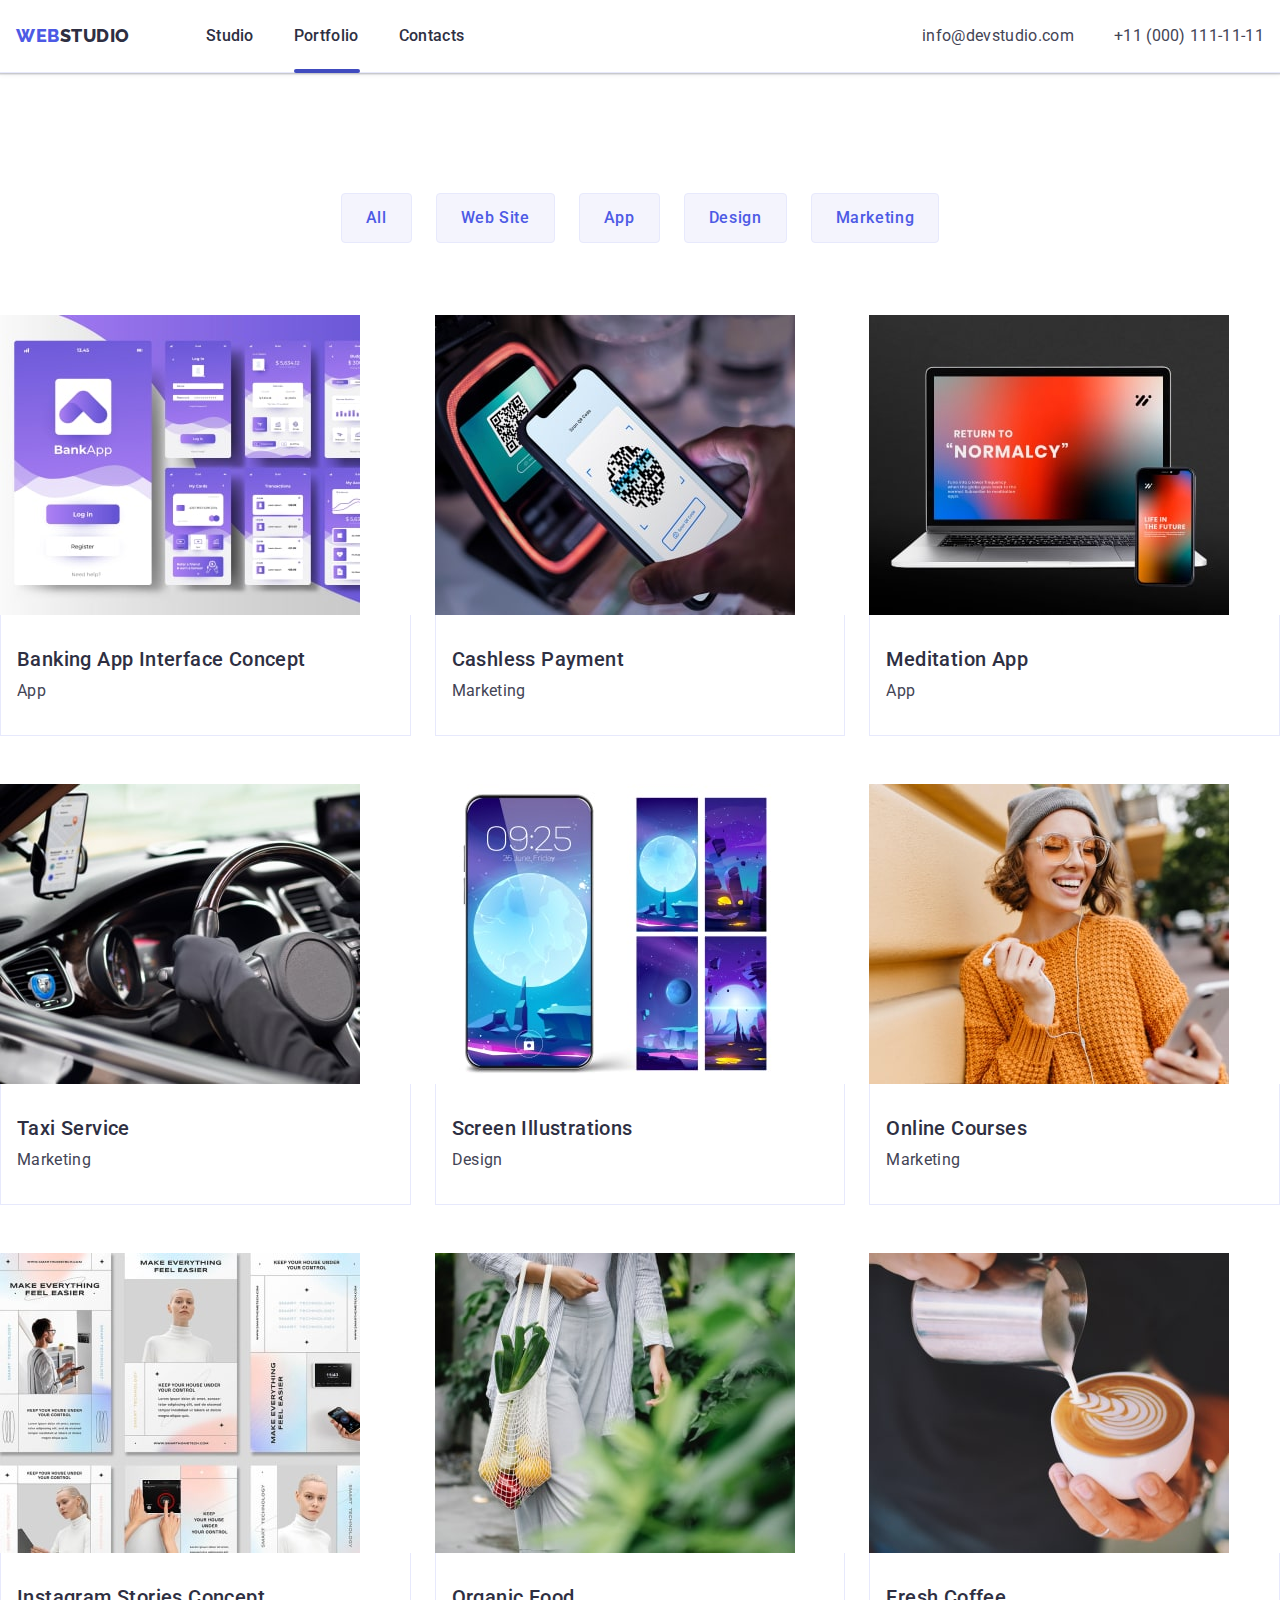
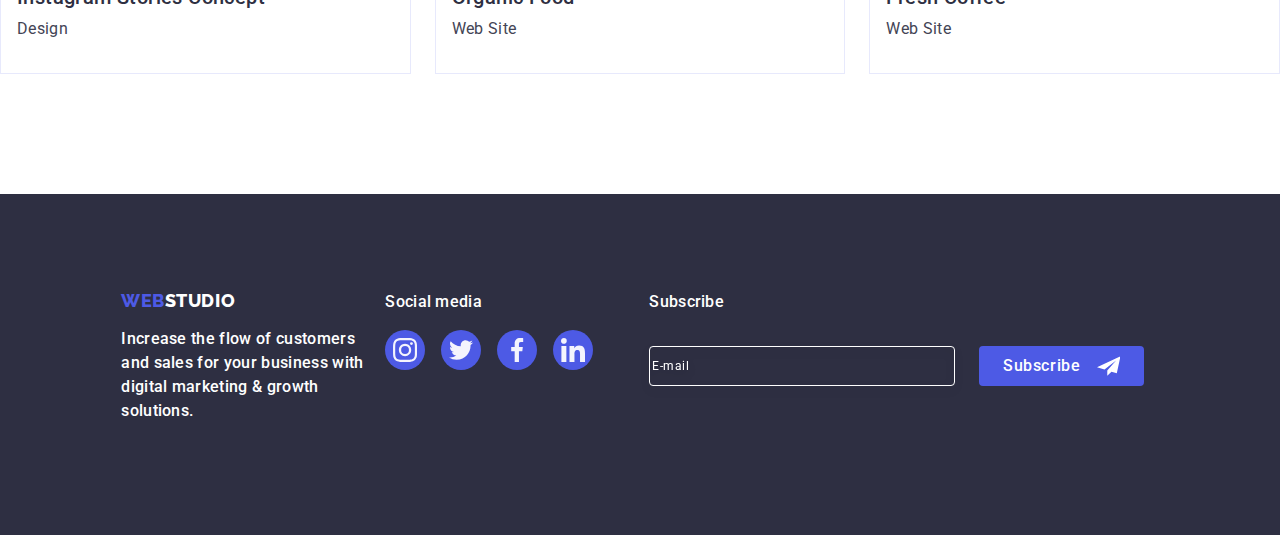
<file: portfolio.html>
<!DOCTYPE html>
<html lang="en">

<head>

    <meta charset="UTF-8">
    <meta name="viewport" content="width=device-width, initial-scale=1.0">
    <link rel="preconnect" href="https://fonts.googleapis.com">
    <link rel="preconnect" href="https://fonts.googleapis.com">
    <link rel="preconnect" href="https://fonts.gstatic.com" crossorigin>
    <link rel="preconnect" href="https://fonts.googleapis.com">
    <link rel="preconnect" href="https://fonts.gstatic.com" crossorigin>
    <link
        href="https://fonts.googleapis.com/css2?family=Montserrat:wght@400;700&family=Raleway:wght@800&family=Roboto:wght@400;500;700;900&display=swap"
        rel="stylesheet">
    <link href="https://cdnjs.cloudflare.com/ajax/libs/modern-normalize/2.0.0/modern-normalize.min.css"
        rel="stylesheet">
    <link rel="stylesheet" href="./css/styles.css">
    <title>Poportfolio</title>

</head>

<body>
    <header class="up_menu">
        <div class="container">
            <!-- Logo,Navigation,Contact -->
            <!-- Navigation -->
            <nav class="naw_panel">
                <a href="./index.html" class="text-logo link">Web<span class="text-logo-studio">Studio</span></a>
                <ul class="list ul_fast">
                    <li><a href="./index.html" class="navigationpanel link">Studio</a></li>
                    <li><a href="./portfolio.html" class="navigationpanel link portfolio_menu_buton">Portfolio</a></li>
                    <li><a href="" class="navigationpanel link">Contacts</a></li>
                </ul>
            </nav>

            <address class="styless-address">
                <ul class="list ul_contact">
                    <li><a href="mailto:info@devstudio.com" class="contact-date link">info@devstudio.com</a></li>
                    <li><a href="tel:+110001111111" class="contact-date link">+11 (000) 111-11-11</a></li>
                </ul>
            </address>

        </div>
    </header>
    <main>
        <section class="button_filter">
            <div class="container">
                <h1 class="h1-portfolio visually_hidden">Product of: <span class="text-logo">Web</span><span
                        class="text-logo-studio">Studio</span></h1>
                <ul class="list ul_button_filter">
                    <li><button type="button" class="boton_tail ">All</button></li>
                    <li><button type="button" class="boton_tail ">Web Site</button></li>
                    <li><button type="button" class="boton_tail ">App</button></li>
                    <li><button type="button" class="boton_tail ">Design</button></li>
                    <li><button type="button" class="boton_tail ">Marketing</button></li>
                </ul>
                <!-- Row 1 -->
                <ul class="list list_ul_li_prodact">
                    <li class="list_li_prodact">
                        <a class="link a_row" tabindex="0">
                            <div class="img_portfolio_div">
                            <img src="./images/portfolio/row11.jpg" alt="Banking App Interface Concept Image" 
                                width="360" height="300">
                                <p class="p_in_img_portfolio_div">
                                    14 Stylish and User-Friendly App Design Concepts · Task Manager App · Calorie Tracker App · Exotic Fruit Ecommerce App · Cloud Storage App
                                </p>
                            </div>
                            <div class="prodact_txt">
                                <h2 class="company-codexs-h">Banking App Interface Concept</h2>
                                <p class="strategi-description">App</p>
                            </div>
                        </a>

                    </li>
                    <li class="list_li_prodact">
                        <a class="link a_row" tabindex="0">
                            <div class="img_portfolio_div">
                            <img src="./images/portfolio/row12.jpg" alt="Cashless Payment Image" width="360"
                                height="300">
                                <p class="p_in_img_portfolio_div">
                                    14 Stylish and User-Friendly App Design Concepts · Task Manager App · Calorie Tracker App · Exotic Fruit Ecommerce App · Cloud Storage App
                                </p>
                            </div>    
                            <div class="prodact_txt">
                                <h2 class="company-codexs-h">Cashless Payment</h2>
                                <p class="strategi-description">Marketing</p>
                            </div>
                        </a>
                    </li>
                    <li class="list_li_prodact">
                        <a class="link a_row" tabindex="0">
                            <div class="img_portfolio_div">
                                <img src="./images/portfolio/row13.jpg" alt="Meditation App Image" width="360"
                                height="300">
                                <p class="p_in_img_portfolio_div">
                                    14 Stylish and User-Friendly App Design Concepts · Task Manager App · Calorie Tracker App · Exotic Fruit Ecommerce App · Cloud Storage App
                                </p>
                            </div>
                            <div class="prodact_txt">
                                <h2 class="company-codexs-h">Meditation App</h2>
                                <p class="strategi-description">App</p>
                            </div>
                        </a>
                    </li>
                    <li class="list_li_prodact">
                        <a class="link a_row" tabindex="0">
                            <div class="img_portfolio_div">
                                <img src="./images/portfolio/row21.jpg" alt="Taxi Service Image" width="360"
                                height="300">
                                <p class="p_in_img_portfolio_div">
                                    14 Stylish and User-Friendly App Design Concepts · Task Manager App · Calorie Tracker App · Exotic Fruit Ecommerce App · Cloud Storage App
                                </p>
                            </div>
                            <div class="prodact_txt">
                                <h2 class="company-codexs-h">Taxi Service</h2>
                                <p class="strategi-description">Marketing</p>
                            </div>
                        </a>
                    </li>
                    <li class="list_li_prodact">
                        <a class="link a_row" tabindex="0">
                            <div class="img_portfolio_div">
                                <img src="./images/portfolio/row22.jpg" alt="Screen Illustrations Image"
                                width="360" height="300">
                                <p class="p_in_img_portfolio_div">
                                    14 Stylish and User-Friendly App Design Concepts · Task Manager App · Calorie Tracker App · Exotic Fruit Ecommerce App · Cloud Storage App
                                </p>
                            </div>
                            <div class="prodact_txt">
                                <h2 class="company-codexs-h">Screen Illustrations</h2>
                                <p class="strategi-description">Design</p>
                            </div>
                        </a>
                    </li>
                    <li class="list_li_prodact">
                        <a class="link a_row" tabindex="0">
                            <div class="img_portfolio_div">
                                <img src="./images/portfolio/row23.jpg" alt="Online Courses Image" width="360"
                                height="300">
                                <p class="p_in_img_portfolio_div">
                                    14 Stylish and User-Friendly App Design Concepts · Task Manager App · Calorie Tracker App · Exotic Fruit Ecommerce App · Cloud Storage App
                                </p>
                            </div>
                            <div class="prodact_txt">
                                <h2 class="company-codexs-h">Online Courses</h2>
                                <p class="strategi-description">Marketing</p>
                            </div>
                        </a>
                    </li>
                    <li class="list_li_prodact">
                        <a class="link a_row" tabindex="0">
                            <div class="img_portfolio_div">
                                <img src="./images/portfolio/row31.jpg" alt="Instagram Stories Concept Image"
                                width="360" height="300">
                                <p class="p_in_img_portfolio_div">
                                    14 Stylish and User-Friendly App Design Concepts · Task Manager App · Calorie Tracker App · Exotic Fruit Ecommerce App · Cloud Storage App
                                </p>
                            </div>
                            <div class="prodact_txt">
                                <h2 class="company-codexs-h">Instagram Stories Concept</h2>
                                <p class="strategi-description">Design</p>
                            </div>
                        </a>
                    </li>
                    <li class="list_li_prodact">
                        <a class="link a_row" tabindex="0">
                            <div class="img_portfolio_div">
                                <img src="./images/portfolio/row32.jpg" alt="Organic Food Image" width="360"
                                height="300">
                                <p class="p_in_img_portfolio_div">
                                    14 Stylish and User-Friendly App Design Concepts · Task Manager App · Calorie Tracker App · Exotic Fruit Ecommerce App · Cloud Storage App
                                </p>
                            </div>
                            <div class="prodact_txt">
                                <h2 class="company-codexs-h">Organic Food</h2>
                                <p class="strategi-description">Web Site</p>
                            </div>
                        </a>
                    </li>
                    <li class="list_li_prodact">
                        <a class="link a_row" tabindex="0">
                            <div class="img_portfolio_div"><img src="./images/portfolio/row33.jpg" alt="Fresh Coffee Image" width="360"
                                height="300">
                                <p class="p_in_img_portfolio_div">
                                    14 Stylish and User-Friendly App Design Concepts · Task Manager App · Calorie Tracker App · Exotic Fruit Ecommerce App · Cloud Storage App
                                </p>
                            </div>
                            <div class="prodact_txt">
                                <h2 class="company-codexs-h">Fresh Coffee</h2>
                                <p class="strategi-description">Web Site</p>
                            </div>
                        </a>
                    </li>
                </ul>
            </div>
        </section>
    </main>

    <footer class="footer_index_container">
        <!-- Logo -->
        <div class="container div_footer">
            <div class="div_indiv_footer">
                <a href="./index.html" class="text-logo-footer link">Web<span
                        class="text-logo-footer-span">Studio</span></a>
                <p class="p_footer_intro">
                    Increase the flow of customers and
                    sales for your business with digital
                    marketing & growth solutions.
                </p>
            </div>
            <div>
                <p class="p_footer_intro">Social media</p>
                <ul class="list ul_footer">
                    <li class="list li_footer">
                        <a class="link link_footer" href="">
                            <svg class="icon" width="24" height="24">
                                <use href="./images/icons.svg#icon-instagram"></use>
                            </svg>
                        </a>
                    </li>
                    <li class="list li_footer">
                        <a class="link link_footer" href="">
                            <svg class="icon" width="24" height="24">
                                <use href="./images/icons.svg#icon-twitter"></use>
                            </svg>
                        </a>
                    </li>
                    <li class="list li_footer">
                        <a class="link link_footer" href="">
                            <svg class="icon" width="24" height="24">
                                <use href="./images/icons.svg#icon-facebook"></use>
                            </svg>
                        </a>
                    </li>
                    <li class="list li_footer">
                        <a class="link link_footer" href="">
                            <svg class="icon" width="24" height="24">
                                <use href="./images/icons.svg#icon-linkedin"></use>
                            </svg>
                        </a>
                    </li>
                </ul>
            </div>
            <div class="div_thry_sector_of_futer">
                <p class="p_footer_intro">Subscribe</p>
                <form class="form_footer">
                    <label class="label_in_form_in_footer" >
                        <input name="user-name" placeholder="E-mail"  type="email" class="input_in_form_in_footer_classs">
                    </label>

                    <button class="boton_subsribe_footer" type="submit" >Subscribe
                        <svg class="svg_subscribe_footer" width="24" height="24">
                            <use href="./images/icons.svg#icon-send-inputs"></use>
                        </svg>
                    </button>
                </form>
            </div>
        </div>
    </footer>
</body>

</html>
</file>
<file: css/styles.css>
*,
*::before,
*::after {
  box-sizing: border-box;
}
.html{
  overflow-x: hidden;
}
:root {
  --color-hover: #404bbf;
  --color-hover-footer: #31d0aa;
  --color-of-txt-one: #434455;
  --color-of-background-one: #ffffff;
  --color-of-txt-two: #2e2f42;
  --color-of-background-two: #f4f4fd;
  --color-of-background-thre: #4d5ae5;
  --color-of-background-for: #8e8f99;
}

h1,
h2,
h3,
h4,
h5,
h6,
p {
  margin: 0;
}
ul,
ol {
  margin: 0;
  padding-left: 0;
}
img {
  display: block;
  max-width: 100%;
  height: auto;
}
/* iNVISIBOL COLONTYTL */
.visually_hidden {
  position: absolute;
  width: 1px;
  height: 1px;
  margin: -1px;
  border: 0;
  padding: 0;
  white-space: nowrap;
  clip-path: inset(100%);
  clip: rect(0 0 0 0);
  overflow: hidden;
}
body {
  color: var(--color-of-txt-one);
  font-family: "Roboto", sans-serif;
  background-color: var(--color-of-background-one);
}
.text-logo-footer,
.text-logo-footer:hover,
.text-logo-footer:focus {
  display: inline-block;
  color: var(--color-of-background-thre);
  font-family: "Raleway", sans-serif;
  text-transform: uppercase;
  text-decoration: none;
  font-weight: 800;
  font-size: 18px;
  line-height: 1.17;
  letter-spacing: 0.03em;
}
button {
  cursor: pointer;
  background-color: var(--color-of-background-thre);
  font-family: "Roboto", sans-serif;
  font-size: 16px;
  font-weight: 500;
  line-height: 1.5;
  letter-spacing: 0.02em;
  color: var(--color-of-txt-one);
}

.link {
  text-decoration: none;
  line-height: 1.5;
  letter-spacing: 0.02em;
}
.list {
  list-style: none;
  color: var(--color-of-txt-one);
}
.link:hover,
.link:focus {
  color: var(--color-hover);
}
button:hover,
button:focus {
  background-color: var(--color-hover);
  color: var(--color-of-background-one);
}
.link:hover,
.link:focus {
  color: var(--color-hover);
}
button:hover,
button:focus {
  background-color: var(--color-hover);
  color: var(--color-of-background-one);
}
.container {
  margin: 0 auto;
}

.container .text-logo,
.text-logo:hover,
.text-logo:focus {
  color: var(--color-of-background-thre);
  font-family: "Raleway", sans-serif;
  text-transform: uppercase;
  text-decoration: none;
  font-weight: 800;
  font-size: 18px;
  line-height: 1.1;
  letter-spacing: 0.51px;
  line-height: 1.17;
  letter-spacing: 0.03em;
  margin-right: 76px;
}
.text-logo-studio,
.text-logo-studio:hover,
.text-logo-studio:focus {
  color: var(--color-of-txt-two);
  font-family: "Raleway", sans-serif;
}
.up_menu .container {
  display: flex;
  align-items: center;
  justify-content: space-between;
  padding: 0 16px;
}


@media (max-width: 768px) {
  .page-header {
    box-shadow: 0px 2px 4px -1px rgb(0 0 0 / 20%),
      0px 4px 5px 0px rgb(0 0 0 / 14%), 0px 1px 10px 0px rgb(0 0 0 / 12%);
  }
  
  .page-header .container {
    min-height: 80px;
    display: flex;
    align-items: center;
    justify-content: flex-end;
  }
  
  .menu {
    display: flex;
    padding: 0;
    margin: 0;
    list-style: none;
  }
  
  @media (max-width: 767px) {
    .menu {
      display: none;
    }
  }
  
  .menu .link {
    padding: 10px;
    color: inherit;
    text-decoration: none;
  }
  
  .menu .link:hover,
  .menu .link:focus {
    text-decoration: underline;
  }
  
  .menu-toggle {
    min-height: 40px;
    min-width: 40px;
    display: flex;
    align-items: center;
    justify-content: center;
  
    margin: 0;
    padding: 0;
    background-color: transparent;
    cursor: pointer;
    border: none;
    border-radius: 50%;
    outline: none;
  }
}
  @media (min-width: 768px) {
    .menu-toggle {
      display: none;
    }
  }
  
  .menu-toggle:hover,
  .menu-toggle:focus {
    background-color: rgba(0, 0, 0, 0.1);
  }
  .modal_window_button_one {
    position: absolute;
    top: 24px;
    right: 24px;
    width: 24px;
    height: 24px;
    border-radius: 50%;
    display: flex;
    align-items: center;
    justify-content: center;
    background-color: var(--color-of-background-one);
    border: 1px solid rgba(0, 0, 0, 0.1);
    padding: 0;
    cursor: pointer;
    transition: background-color 250ms cubic-bezier(0.4, 0, 0.2, 1),
      border 250ms cubic-bezier(0.4, 0, 0.2, 1);
  }
  .div_limit{
    width: 320px;
  }
  .modal_window_button_one:hover,
  .modal_window_button_one:focus {
    border: none;
    fill: var(--color-of-background-one);
  }
  .menu-container {
    position: fixed;
    top: 0;
    left: 0;
    width: 100vw;
    height: 100vh;
    padding: 72px 16px 40px;
    background-color: var(--color-of-background-one);
    z-index: 999;
  
    transform: translateX(100%);
    transition: transform 250ms ease-in-out;
  }

  .menu-container.is-open {
    transform: translateX(0);
  }
  
  .menu-container .menu-toggle {
    position: absolute;
    top: 16px;
    right: 16px;
    color: var(--color-of-txt-two);
  }

  .mobile-menu {
    display: flex;
    gap: 24px;
    flex-direction: column;
    padding: 0;
    margin: 0;
    list-style: none;
    position: absolute;
    top: 2%;
    left: 7%;
  }
  .mobile-menu_two{

    display: flex;
    justify-content: center;
    gap:40px;
    flex-direction: column;
    position: absolute;
    top: 55%;
    left: 7%;

  }
  .contact-date-the{
    color:  #434455;
font-family: Roboto;
font-size: 20px;
font-style: normal;
font-weight: 500;
line-height: 24px; /* 120% */
letter-spacing: 0.4px; 
  }
  .contact-date_two{
    color: #434455;

font-size: 36px;
font-style: normal;
font-weight: 700;
letter-spacing: 0.72px;
text-transform: capitalize; 
  }

.js-menu-container .mobile-menu_the{
margin-top: 48px;
display: flex;
gap: 33px;
flex-wrap: nowrap;
position: absolute;
top: 75%;
left: 7%;
}
.contact-date_two{
  font-family: Roboto;
font-size: 20px;
font-style: normal;
font-weight: 500;
line-height: 24px; /* 120% */
letter-spacing: 0.4px; 
color: var(--color-hover);  
}
  .mobile-menu .link {
    display: block;
    padding: 10px;
    color: var(--color-of-txt-two);
    text-decoration: none;
    font-family: Roboto;
font-size: 36px;
font-style: normal;
font-weight: 700;
line-height: 40px; /* 111.111% */
letter-spacing: 0.72px;
text-transform: capitalize; 
  }
  .div_limit .stidio_menu_buton {
    color: var(--color-hover);
  }
  .mobile-menu .link:hover,
  .mobile-menu .link:focus{
    color: #4d5ae5;
  }
  
@media (max-width: 767px) {
  .ul_fast{
    display: none;
  }
  .ul_contact{
    display: none;
  }
}

@media (min-width: 768px) {
  .up_menu .container {
    display: flex;
    align-items: center;
  }
  .naw_panel {
    display: flex;
    align-items: center;
  }
  .up_menu {
    border-bottom: 1px solid #e7e9fc;
    box-shadow: 0px 2px 1px rgba(46, 47, 66, 0.08),
      0px 1px 1px rgba(46, 47, 66, 0.16), 0px 1px 6px rgba(46, 47, 66, 0.08);
      margin: 0 auto;
  }
  .ul_fast {
    display: flex;
    gap: 40px;
  }
  .styless-address {
    font-style: normal;
    margin-left: auto;
    transition: color 250ms cubic-bezier(0.4, 0, 0.2, 1);
  }
  .contact-date {
    color: var(--color-of-txt-one);
    text-decoration: none;
    font-size: 16px;
    line-height: 1.5;
    letter-spacing: 0.32px;
    transition: color 250ms cubic-bezier(0.4, 0, 0.2, 1);
  }
  .stidio_menu_buton {
    color: var(--color-hover);
  }
  .portfolio_menu_buton {
    color: var(--color-hover);
  }
  .stidio_menu_buton::after {
    content: "";
    position: absolute;
    left: 0;
    bottom: -1px;
    height: 4px;
    width: 48px;
    background-color: #404bbf;
    border-radius: 2px;
  }
  .portfolio_menu_buton::after {
    content: "";
    position: absolute;
    left: 0;
    bottom: -1px;
    height: 4px;
    width: 66px;
    background-color: #404bbf;
    border-radius: 2px;
  }
  .navigationpanel {
    text-decoration: none;
    position: relative;
    color: var(--color-of-txt-two);
    font-weight: 500;
    font-size: 16px;
    padding: 24px 0;
    display: block;
    transition: color 250ms cubic-bezier(0.4, 0, 0.2, 1);
  }
}
@media (min-width: 1158px) {
  .up_menu {
    border-bottom: 1px solid #e7e9fc;
    box-shadow: 0px 2px 1px rgba(46, 47, 66, 0.08),
      0px 1px 1px rgba(46, 47, 66, 0.16), 0px 1px 6px rgba(46, 47, 66, 0.08);
      width: 100%;
      margin: 0 auto;
  }

 
  
  .styless-address .ul_contact {
    display: flex;
    gap: 40px;
  }
  /* Контактні дані */
  
  .ul_contact {
    display: flex;
    gap: 40px;
  }
  
  .contact-date {
    color: var(--color-of-txt-one);
    text-decoration: none;
    font-size: 16px;
    line-height: 1.5;
    letter-spacing: 0.32px;
    transition: color 250ms cubic-bezier(0.4, 0, 0.2, 1);
  }
  
}
/* Section 1 */
.intro {
  background-color: var(--color-of-txt-two);
  background-image: linear-gradient(
      rgba(46, 47, 66, 0.7),
      rgba(46, 47, 66, 0.7)
    ),
    url(../images/mainpage/people_office_work_mobile.jpg);
  background-repeat: no-repeat;
  background-position: center;
  background-size: cover;
  margin: 0 auto;
  padding: 72px 0;
}

.intro .container {
  display: flex;
  flex-direction: column;
  align-items: center;
}
.text-intro {
  display: block;
  font-size: 36px;
  line-height: 1.2em;
  text-align: center;
  letter-spacing: 0.02em;
  color: var(--color-of-background-one);
  max-width: 217px;
  margin: 0 auto 72px;
}
@media (min-resolution: 192dpi), (min-resolution: 2dppx) ,(min-in-device-pixel-ratio:2) {

  .intro {
    background-color: var(--color-of-txt-two);
    background-image: linear-gradient(
        rgba(46, 47, 66, 0.7),
        rgba(46, 47, 66, 0.7)
      ),
      url(../images/mainpage/people_office_work_mobile@x2.jpg);
  
    background-repeat: no-repeat;
    background-position: center;
    background-size: cover;
    margin: 0 auto;
  }
  }

@media (min-width: 768px) {
  .text-intro {
    font-size: 56px;
    line-height: 1.07em;
    max-width: 496px;
  }
  .intro{
    padding: 112px 0;
  }
    
  @media (min-width: 768px) {
    .intro {
      background-image: linear-gradient(
          rgba(46, 47, 66, 0.7),
          rgba(46, 47, 66, 0.7)
        ),
        url(../images/mainpage/people_office_work_tablet.jpg);

    }
  }
  @media (min-width: 768px) and (min-resolution: 192dpi), (min-resolution: 2dppx) ,(min-in-device-pixel-ratio:2){
    .intro {
      background-image: linear-gradient(
          rgba(46, 47, 66, 0.7),
          rgba(46, 47, 66, 0.7)
        ),
        url(../images/mainpage/people_office_work_tablet@x2.jpg);

    }
  }

}
@media (min-width: 1158px) {

  @media (min-width: 1158px) and (min-resolution: 192dpi), (min-resolution: 2dppx) ,(min-in-device-pixel-ratio:2){
    .intro {
      background-image: linear-gradient(
          rgba(46, 47, 66, 0.7),
          rgba(46, 47, 66, 0.7)
        ),
        url(../images/mainpage/people_office_work_desktop@x2.jpg);
  
    }
  }
  .text-intro{
    max-width: 496px;
  }
  .intro{
    padding: 188px 0;
  }
}

.button-home {
  letter-spacing: 0.04em;
  color: var(--color-of-background-one);
  display: block;
  min-width: 169px;
  height: 56px;
  border: none;
  border-radius: 4px;
  margin: 0 auto;
  transition: background-color 250ms cubic-bezier(0.4, 0, 0.2, 1);
}
/* Section 2 */
.codexs-section .icon_conteiner {
  box-sizing: border-box;
  border-radius: 4px;
  background-color: var(--cloud, #f4f4fd);
  align-items: center;
  display: flex;
  justify-content: center;

  margin-bottom: 8px;
}
@media (max-width: 1158px) {
  .codexs-section .icon_conteiner {
    display: none;
  }

    
    
    
    @media (min-width: 1158px) {
      .intro {
        background-color: var(--color-of-txt-two);
        background-image: linear-gradient(
            rgba(46, 47, 66, 0.7),
            rgba(46, 47, 66, 0.7)
          ),
          url(../images/mainpage/people_office_work_desktop.jpg);
    
        background-repeat: no-repeat;
        background-position: center;

      }
    }
}
.codexs-section {
  display: flex;
  align-items: flex-start;
  padding: 96px 0;
}
.codexs-section .container{
  margin: 0 auto;
  padding: 0 16px;
  width: 320px;
}

.ul_codexs {
  display: flex;
  gap: 72px;
  flex-direction: column;
}

.company-codexs-h {
  font-weight: 500;
  font-size: 20px;
  line-height: 1.2em;
  letter-spacing: 0.02em;
  color: var(--color-of-txt-two);
}
.strategi-text {
  font-weight: 700;
  font-size: 36px;
  line-height: 1.2em;
  letter-spacing: 0.02em;
  color: var(--color-of-txt-two);
  text-align: center;
}

.strategi-description {
  font-size: 16px;
  line-height: 1.5em;
  letter-spacing: 0.02em;
  color: var(--color-of-txt-one);
}

@media (min-width: 768px) {
  .codexs-section .container {
    width: 768px; 
    padding: 0 16px;
  }
  .ul_codexs {
  
    flex-wrap: wrap;
    flex-direction: row;
    gap:72px 24px;
  }
  .li_codexs {
    width: calc((100% - 24px) / 2);
    align-items: flex-start;
  }
  .strategi-text {
    font-weight: 700;
    text-transform: capitalize;
    text-align: left;
  }

  .strategi-description {
    font-style: normal;
  }
}
@media (min-width: 1158px) {
  .codexs-section {
    padding: 120px 0;
    margin: 0 auto;
    
  }
  .codexs-section .container {
    width: 100%; 
    max-width: 1128px;
  }

  .li_codexs {
    width: calc((100% - 72px) / 4);
    justify-content: center;
    align-items: center;
  }
  .container .icon_conteiner{

    padding: 24px 100px;
  }
  .strategi-text {
    font-weight: 500;
    font-size: 20px;
    line-height: 1.2;
    letter-spacing: 0.02em;
    color: var(--color-of-txt-two);
  }
  .strategi-description {
    font-size: 16px;
    line-height: 1.5;
    letter-spacing: 0.02em;
    color: var(--color-of-txt-one);
  }
}
/* Section 3 */
@media (max-width: 1158px) {
  .section-proces {
    display: none;
  }
}
@media (min-width: 1158px) {
  .section-proces {
    padding-bottom: 120px;
    display: flex;
    margin: 0 auto;
  }
  .section-proces .container {
    display: flex;
    flex-direction: column;
  }
  .section_h {
    font-size: 36px;
    line-height: 1.11;
    text-align: center;
    letter-spacing: 0.02em;
    text-transform: capitalize;
    color: var(--color-of-txt-two);
    margin-bottom: 72px;
  }
  .ul_proces {
    display: flex;
    gap: 24px;
  }
  .li_proces {
    width: calc((100% - 48px) / 3);
  }

}
/* Section 4 */
.section_my_tim {
  display: flex;
  background-color: var(--color-of-background-two);
  align-items: flex-start;
  padding: 96px 0;
}
.ul_my_tim {
  flex-wrap: nowrap;
}
.section_my_tim_h {
  font-size: 36px;
  line-height: 1.11;
  text-align: center;
  color: var(--color-of-txt-two);
  text-transform: capitalize;
  margin-bottom: 72px;
}
.ul_my_tim_1 {
  align-items: center;
  display: flex;
  justify-content: center;
  flex-wrap: wrap;
  gap: 72px;
  flex-direction: column;
  margin: 0 auto;
}
.ul_my_tim {
  align-items: center;
  display: flex;
  justify-content: center;
  flex-wrap: wrap;
  gap: 24px;
}
.li_my_tim {
  background-color: var(--color-of-background-one);
  border-radius: 0px 0px 4px 4px;
  box-shadow: 0px 1px 6px rgba(46, 47, 66, 0.08),
    0px 1px 1px rgba(46, 47, 66, 0.16), 0px 2px 1px rgba(46, 47, 66, 0.08);
  display: flex;
  flex-direction: column;
  justify-content: center;
  align-items: center;
  
}
.container_my_tim {
  padding: 32px 16px;
}
.my_tim_text {
  font-weight: 500;
  font-size: 20px;
  line-height: 1.2;
  letter-spacing: 0.02em;
  color: var(--color-of-txt-two);
  text-align: center;
  margin-bottom: 8px;
}
.my_tim_description {
  font-size: 16px;
  line-height: 1.5;
  letter-spacing: 0.02em;
  color: var(--color-of-txt-one);
  text-align: center;
  margin: 8px 0;
}
.container_my_tim_icon {
  height: 40px;
  width: 40px;
}
.link_my_tim_icon {
  display: flex;
  box-sizing: border-box;
  background-color: var(--color-of-background-thre);
  width: 100%;
  height: 100%;
  border-radius: 50%;
  align-items: center;
  justify-content: center;
  transition: background-color 250ms cubic-bezier(0.4, 0, 0.2, 1);
}
.container_my_tim_icon .icon {
  fill: var(--color-of-background-two);
}
.link_my_tim_icon:hover,
.link_my_tim_icon:focus {
  background-color: var(--color-hover);
}
.container_my_tim_icon {
  height: 40px;
  width: 40px;
}
.link_my_tim_icon {
  display: flex;
  box-sizing: border-box;
  background-color: var(--color-of-background-thre);
  width: 100%;
  height: 100%;
  border-radius: 50%;
  align-items: center;
  justify-content: center;
  transition: background-color 250ms cubic-bezier(0.4, 0, 0.2, 1);
}
.container_my_tim_icon .icon {
  fill: var(--color-of-background-two);
}
.link_my_tim_icon:hover,
.link_my_tim_icon:focus {
  background-color: var(--color-hover);
}
@media (min-width: 768px) {
  .section_my_tim {
    display: flex;
    align-items: flex-start;
    flex-shrink: 0;
    padding: 96px 0;
  }
  .ul_my_tim_1 {
    gap: 64px 24px;
    flex-direction: row;
    
  }
  .li_my_tim{
    width: calc((100% - 24px) / 2);
  }
  .section_my_tim .section_my_tim_div{
    width: 580px; 
  }
}
@media (min-width: 1158px) {
  .section_my_tim {
    padding: 120px 0;
    align-items: flex-start;
    flex-shrink: 0;
    flex-wrap: nowrap;
    flex-direction: row;

  }
  .section_my_tim .section_my_tim_div{
    width: 100%;
    max-width: 1158px;
  /* }
  .li_my_tim{
    width: calc((100% - 24px) / 4);
  } */
  .ul_my_tim {
    align-items: center;
    display: flex;
    justify-content: center;
    gap: 24px;
    flex-wrap: nowrap;
  }
  .ul_my_tim_1{
    flex-wrap: nowrap;
  }
  .container .section_my_tim_div{
    width: 100%;
  }
  .list .ul_my_tim_1{
    width: 100%;
  }
}
}
/* Section 5 */
.section_customers{
  margin: 0 auto;
}
.section_customers .container{
  padding: 0 16px;
}

.section_h {
  text-align: center;
  font-size: 36px;
  text-transform: capitalize;
  margin: 96px auto 72px;
}
.link_customers {
  display: flex;
  height: 100%;
  width: 100%;
  color: var(--color-of-background-for);
  border: 1px solid var(--lightslate, var(--color-of-background-for));
  border-radius: 4px;
  justify-content: center;
  align-items: center;
  transition: border-color 250ms cubic-bezier(0.4, 0, 0.2, 1),
    color 250ms cubic-bezier(0.4, 0, 0.2, 1);
}

.ul_customers {
  display: flex;
  flex-wrap: wrap;
  align-items: center;
  gap: 72px 16px;
}

.customers_conteiner {
  align-items: center;
}
.link_customers .icon {
  fill: currentColor;
}

.li_section_customers {
  width: calc((100% - 16px) / 2);
  height: 88px;
  justify-content: center;
  align-items: center;
}
.link_customers:hover,
.link_customers:focus {
  border-color: var(--color-hover);
}

@media (min-width: 768px) {
  .section_customers {
    margin: 0 auto;
  }
  .section_customers .container{
    padding: 0 108px;
  }
  .ul_customers {
    gap: 72px 24px;
  }
  .li_section_customers {
    width: calc((100% - 48px) / 3);
  }
}
@media (min-width: 1158px) {
  .section_customers {
    margin: 0 auto;
  }
  .li_section_customers {
    width: calc((100% - 120px) / 6);
  }
  .section_h {
    text-align: center;
    font-size: 36px;
    text-transform: capitalize;
    padding: 0;
  }
}
/* Foter */
.footer_section{
  margin: 0;
}
.footer_index_container {
  background-color: var(--color-of-txt-two);
  padding: 96px 0;
  
}
.div_footer {
  display: flex;
  justify-content: center;
  flex-wrap: wrap;
  gap: 72px 0;
  width: 320px;
  

}
.div_indiv_footer {
  display: flex;
  justify-content: center;
  align-items: center;
  flex-wrap: wrap;
  gap: 16px;
}
.p_footer_intro {
 
  line-height: 1.5;
  color: var(--color-of-background-one);
  letter-spacing: 0.02em;
  font-weight: 500;

}
.p_footer_intro_two{
  line-height: 1.5;
  color: var(--color-of-background-one);
  letter-spacing: 0.02em;
  font-weight: 500;
}
.container .div_footer{
  width: 542px;
}
.div_indiv_footer{
  max-width: 264px;
}

.ul_footer {
  align-items: center;
  width: 208px;
  display: flex;  
  gap: 16px;

}
.li_footer {
  height: 40px;
  width: 40px;
}
.link_footer {
  display: flex;
  box-sizing: border-box;
  background-color: var(--color-of-background-thre);
  width: 100%;
  height: 100%;
  border-radius: 50%;
  align-items: start;
  justify-content: start;
  transition: background-color 250ms cubic-bezier(0.4, 0, 0.2, 1);
  padding: 8px;
}
.li_footer .icon {
  fill: var(--color-of-background-two);
}
.link_footer:hover,
.link_footer:focus {
  background-color: var(--color-hover-footer);
}
.text-logo-footer,
.text-logo-footer:hover,
.text-logo-footer:focus {
  display: inline-block;
  color: var(--color-of-background-thre);
  font-family: "Raleway", sans-serif;
  text-transform: uppercase;
  text-decoration: none;
  font-weight: 800;
  font-size: 18px;
  line-height: 1.17;
  letter-spacing: 0.03em;
}

.footer_index_container .container {
  background-color: var(--color-of-txt-two);
}

.text-logo-footer-span {
  color: var(--color-of-background-one);
}
.div_thry_sector_of_futer {

  display: flex;
  flex-direction: column;
  width: 288px;
  gap: 16px 0;
}

.form_footer {
  display: flex;
  justify-content: center;
  flex-direction: column;
  gap: 16px;
  align-items: center;
}

.input_in_form_in_footer_classs {
  height: 40px;
  width: 288px;
  border: 1px solid var(--color-of-background-one);
  background-color: transparent;
  font-size: 12px;
  line-height: 1.5;
  letter-spacing: 0.04em;
  filter: drop-shadow(0px 4px 4px rgba(0, 0, 0, 0.15));
  border-radius: 4px;
  color: var(--color-of-background-one);

}
::placeholder {
  color: var(--color-of-background-one);
}
.boton_subsribe_footer {
  height: 40px;
  width: 165px;
  display: flex;
  justify-content: center;
  align-items: center;
  border: none;
  border-radius: 4px;
  color: var(--color-of-background-one);
  letter-spacing: 0.04em;
  padding: 8px 24px; 
}
.svg_subscribe_footer {
  margin-left: 16px;
  fill: var(--color-of-background-one);
}
.label_in_form_in_footer{
  width: 100%;

}
@media (min-width: 768px) {
  .div_footer{
    width: 584px;
    gap: 72px 24px;
  }
  .p_footer_intro {
    padding: 0;
  }

  .div_indiv_footer {
    justify-content: flex-start;
  }
 

  .div_thry_sector_of_futer {
height: 80px; 
width: 560px;
gap: 16px 24px;
  }
  .p_footer_intro{
    text-align: left;
    width: 264PX;
  }
  .div_thry_sector_of_futer {
justify-content: flex-start;
align-items: start;
flex-wrap: nowrap;
  }
  .form_footer {
    flex-wrap: nowrap;
    gap: 24px;
    width: 100%;
    flex-direction: row;
    justify-content: start;
  }
  
  .label_in_form_in_footer{
    width: 264px; 
  }
  .input_in_form_in_footer_classs{
    width: 100%;
  }
  .input_in_form_in_footer_classs {
    width: 100%;
  }
}
@media (min-width: 1158px) {
  .div_indiv_footer {
    width: 33% ;
    margin: 0;
  }
  .div_thry_sector_of_futer {
    width: 44%;
    
  }
  .div_thry_sector_of_futer {
    margin: 0;
  }
  .div_footer{
    flex-wrap: nowrap;
    gap: 0;

  }
  .div_footer{
    width: 100%;
    max-width: 1158px;
  }

  .futer_shovwl{
    margin: 0 90px 0 120px;
  }
  .div_indiv_footer {
    justify-content: flex-start;
    align-items: baseline;
    flex-direction: column;
  }
  .p_footer_intro {
    padding: 0 0 16px;
}
.label_in_form_in_footer {
  width: 60%;
}
}
.container_js {
  position: fixed;
  top: 0;
  left: 0;
  height: 100%;
  background-color: rgba(46, 47, 66, 0.4);
  transition: opacity 250ms cubic-bezier(0.4, 0, 0.2, 1),
    visibility 250ms cubic-bezier(0.4, 0, 0.2, 1);
  width: 100%;
  
}
.is-hidden {
  opacity: 0;
  visibility: hidden;
  pointer-events: none;
}
.container_in_container_js {
  position: absolute;
  top: 50%;
  left: 50%;
  transform: translate(-50%, -50%) scale(1);
  width: 320px;
  min-height: 584px;
  background: #fcfcfc;
  box-shadow: 0px 1px 1px rgba(0, 0, 0, 0.14),
    0px 1px 3px rgba(0, 0, 0, 0.12), 0px 2px 1px rgba(0, 0, 0, 0.2);
  border-radius: 4px;
  transition: transform 250ms cubic-bezier(0.4, 0, 0.2, 1);
  padding: 72px 24px 24px 24px;
}
@media (min-width: 768px) {
  .container_in_container_js {
  width: 408px;
  }
}
.modal_window_button{
  position: absolute;
   top: 24px;
     right: 24px;
     width: 24px; 
     height: 24px; 
     border-radius: 50%; 
     display: flex;
   align-items: center; 
   justify-content: center; 
   background-color: #e7e9fc; 
   border: 1px solid rgba(0, 0, 0, 0.1);
   padding: 0; 
   cursor: pointer; 
   transition: background-color 250ms cubic-bezier(0.4, 0, 0.2, 1), border 250ms cubic-bezier(0.4, 0, 0.2, 1);
}
.modal_window_button:hover,
.modal_window_button:focus{
  border: none;
  fill: var(--color-of-background-one);
}
.container_in_container_js .icon{
  transition: fill 250ms cubic-bezier(0.4, 0, 0.2, 1); 
}
@media(max-width: 768px){
  .p_modal{
   width: 256px;
  }
}
.p_modal{
font-weight: 500; 
font-size: 16px; 
line-height: 1.5; 
text-align: center;
letter-spacing: 0.02em; 
color: var(--color-of-txt-two)  ;
margin-bottom: 16px;
}
.div_form{
   margin-bottom: 8px; 
}

.form_label {
font-size: 12px;
line-height: 1.17; 
letter-spacing: 0.04em; 
color: var(--color-of-background-for); 
display: block; 
margin-bottom: 4px; 
}
.div_label_in_modal{
   position: relative;
}
.div_insert_in_modal{
  width: 100%;
height: 40px;
border: 1px solid rgba(46, 47, 66, 0.4); 
border-radius: 4px;
background-color: transparent; 
padding-left: 38px; 
outline: transparent; 
transition: border-color 250ms cubic-bezier(0.4, 0, 0.2, 1); 
}
.div_insert_in_modal:focus,
.div_insert_in_modal:hover{
  border-color: #4D5AE5;
}
.svg_insert_in_modal{
 position: absolute;
left: 16px;
top: 50%;
transform: translateY(-50%); 
transition: fill 250ms cubic-bezier(0.4, 0, 0.2, 1); 
}
.div_label_in_modal:focus-within,
.div_label_in_modal:hover {
 fill: var(--color-of-background-thre); 
}

.form-button {
  align-self: flex-start;
}

.form-input {
  padding: 4px;
  color: #212121;
  border: 1px solid #212121;
  border-radius: 4px;
}

.form-input::placeholder {
  color: #616161;
}
.div_form_textarea{
  margin-bottom: 16px;
}
.textarea_modal{
  width: 100%; 
height: 120px; 
font-size: 12px;
line-height: 1.17;
letter-spacing: 0.04em;
color: rgba(46, 47, 66, 0.4); 
border: 1px solid rgba(46, 47, 66, 0.4);
border-radius: 4px; 
background-color: transparent; 
padding: 8px 16px; 
outline: transparent; 
resize: none;
transition: border-color 250ms cubic-bezier(0.4, 0, 0.2, 1); 
}
.textarea_modal:focus,
.textarea_modal:hover{
  border-color: var(--color-of-background-thre) ; 
}
.div_form_checkbox_one{
  margin-bottom: 24px;
}
.checkbox_one_span{
  width: 16px; 
height: 16px;
border: 1px solid rgba(46, 47, 66, 0.4); 
border-radius: 2px;
transition: background-color 250ms cubic-bezier(0.4, 0, 0.2, 1), border 250ms cubic-bezier(0.4, 0, 0.2, 1), fill 250ms cubic-bezier(0.4, 0, 0.2, 1);
display: inline-flex;
align-items: center; 
justify-content: center; 
fill: transparent;
}

.checkbox_one_input:checked + .form_label .checkbox_one_span{
  background-color: var(--color-hover) ; 
  border: none;
  fill: var(--color-of-background-two); 
}
.form_label .link{
  color: var(--color-of-background-thre);
}

.checkbox_one_span:hover,
.checkbox_one_span:focus{
  border-color: var(--color-of-background-thre);
}
.modal_window_button_two{
display: block; 
min-width: 169px;
height: 56px;
letter-spacing: 0.04em;
color: #ffffff ;
border: none; 
border-radius: 4px; 
transition: background-color 250ms cubic-bezier(0.4, 0, 0.2, 1); 
margin: auto;
}
.div_limit .js-menu-container{
  width: 428px;
height: 796px; 
margin: o auto;
}

/* Portfolio-main */
.button_filter {
  padding: 72px 0;
}
.list_ul_li_prodact {
  display: flex;
  flex-wrap: wrap;
  column-gap: 24px ;
  row-gap: 48px;
}
.div_portfolio{
  margin: 0 auto;
  align-items: center;
  justify-content: center;
  width: 320px;
  padding: 0 16px;
}

.h_two_portfolio{
  text-align: center;
font-size: 36px;
font-style: normal;
font-weight: 700;
line-height: 40px; /* 111.111% */
letter-spacing: 0.72px;
text-transform: capitalize; 
text-align: center;
margin-bottom: 72px;
}
.ul_button_filter {
  display: flex;
  justify-content: center;
  align-items: center;
  gap: 24px;
  margin-bottom: 72px;
}

.boton_tail {
  font-family: "Roboto", sans-serif;
  display: flex;
  font-weight: 500;
  font-size: 16px;
  line-height: 1.5;
  letter-spacing: 0.04em;
  color: var(--color-of-background-thre);
  background-color: var(--color-of-background-two);
  border: 1px solid #e7e9fc;
  border-radius: 4px;
  padding: 12px 24px;
  transition: color 250ms cubic-bezier(0.4, 0, 0.2, 1),
    background-color 250ms cubic-bezier(0.4, 0, 0.2, 1),
    border-color 250ms cubic-bezier(0.4, 0, 0.2, 1),
    box-shadow 250ms cubic-bezier(0.4, 0, 0.2, 1);
}
.boton_tail:hover,
.boton_tail:focus {
  border: 1px solid transparent;
  box-shadow: 0px 3px 1px rgba(0, 0, 0, 0.1), 0px 2px 1px rgba(0, 0, 0, 0.08),
    0px 2px 2px rgba(0, 0, 0, 0.12);
}
.list_ul_li_prodact {
  display: flex;
  flex-wrap: wrap;
  column-gap: 24px;
  row-gap: 48px;
}
.list_ul_li_prodact{
  margin: 0 auto;
  align-items: center;
  flex-direction: column;
}

.prodact_txt {
  padding: 32px 16px;
  border: 1px solid #e7e9fc;
  border-top: none;
}
.prodact_txt .company-codexs-h {
  margin-bottom: 8px;
}
/* Row1 */
.img_portfolio_div {
  position: relative;
  overflow: hidden;
}

 .p_in_img_portfolio_div {
  position: absolute;
 
  top: 0;
  font-size: 16px;
  line-height: 1.5;
  letter-spacing: 0.02em;
  color: var(--color-of-background-two);
  padding: 40px 32px;
  background-color: var(--color-of-background-thre);
  height: 100%;
  width: 100%;
  transform: translateY(100%); 
  transition: transform 250ms cubic-bezier(0.4, 0, 0.2, 1);
}
.a_row:hover .p_in_img_portfolio_div,
.a_row:focus .p_in_img_portfolio_div {
  transform: translateY(0%);
}

.a_row {
  display: block;
  transition: box-shadow 250ms cubic-bezier(0.4, 0, 0.2, 1);
}
.a_row:hover {
  box-shadow: 0px 1px 6px rgba(46, 47, 66, 0.08),
    0px 1px 1px rgba(46, 47, 66, 0.16), 0px 2px 1px rgba(46, 47, 66, 0.08);
}
.a_row:focus {
  box-shadow: 0px 1px 6px rgba(46, 47, 66, 0.08),
    0px 1px 1px rgba(46, 47, 66, 0.16), 0px 2px 1px rgba(46, 47, 66, 0.08);
}
.list_ul_li_prodact {
  margin: 0 auto;
  align-items: center;

}
@media (min-width: 768px) {
  .list_li_prodact {
  width: calc((100% - 24px) / 2);


}
.div_portfolio{
width: 744px;
}
}

.list_ul_li_prodact {

  flex-direction: row;
}


@media (min-width: 1158px) {
  .list_li_prodact {
  width: calc((100% - 48px) / 3);
}
  .button_filter{
    padding: 120px 0;
  }
  .div_portfolio{
    width: 100%;
    max-width: 1128px;
  }
}
</file>
